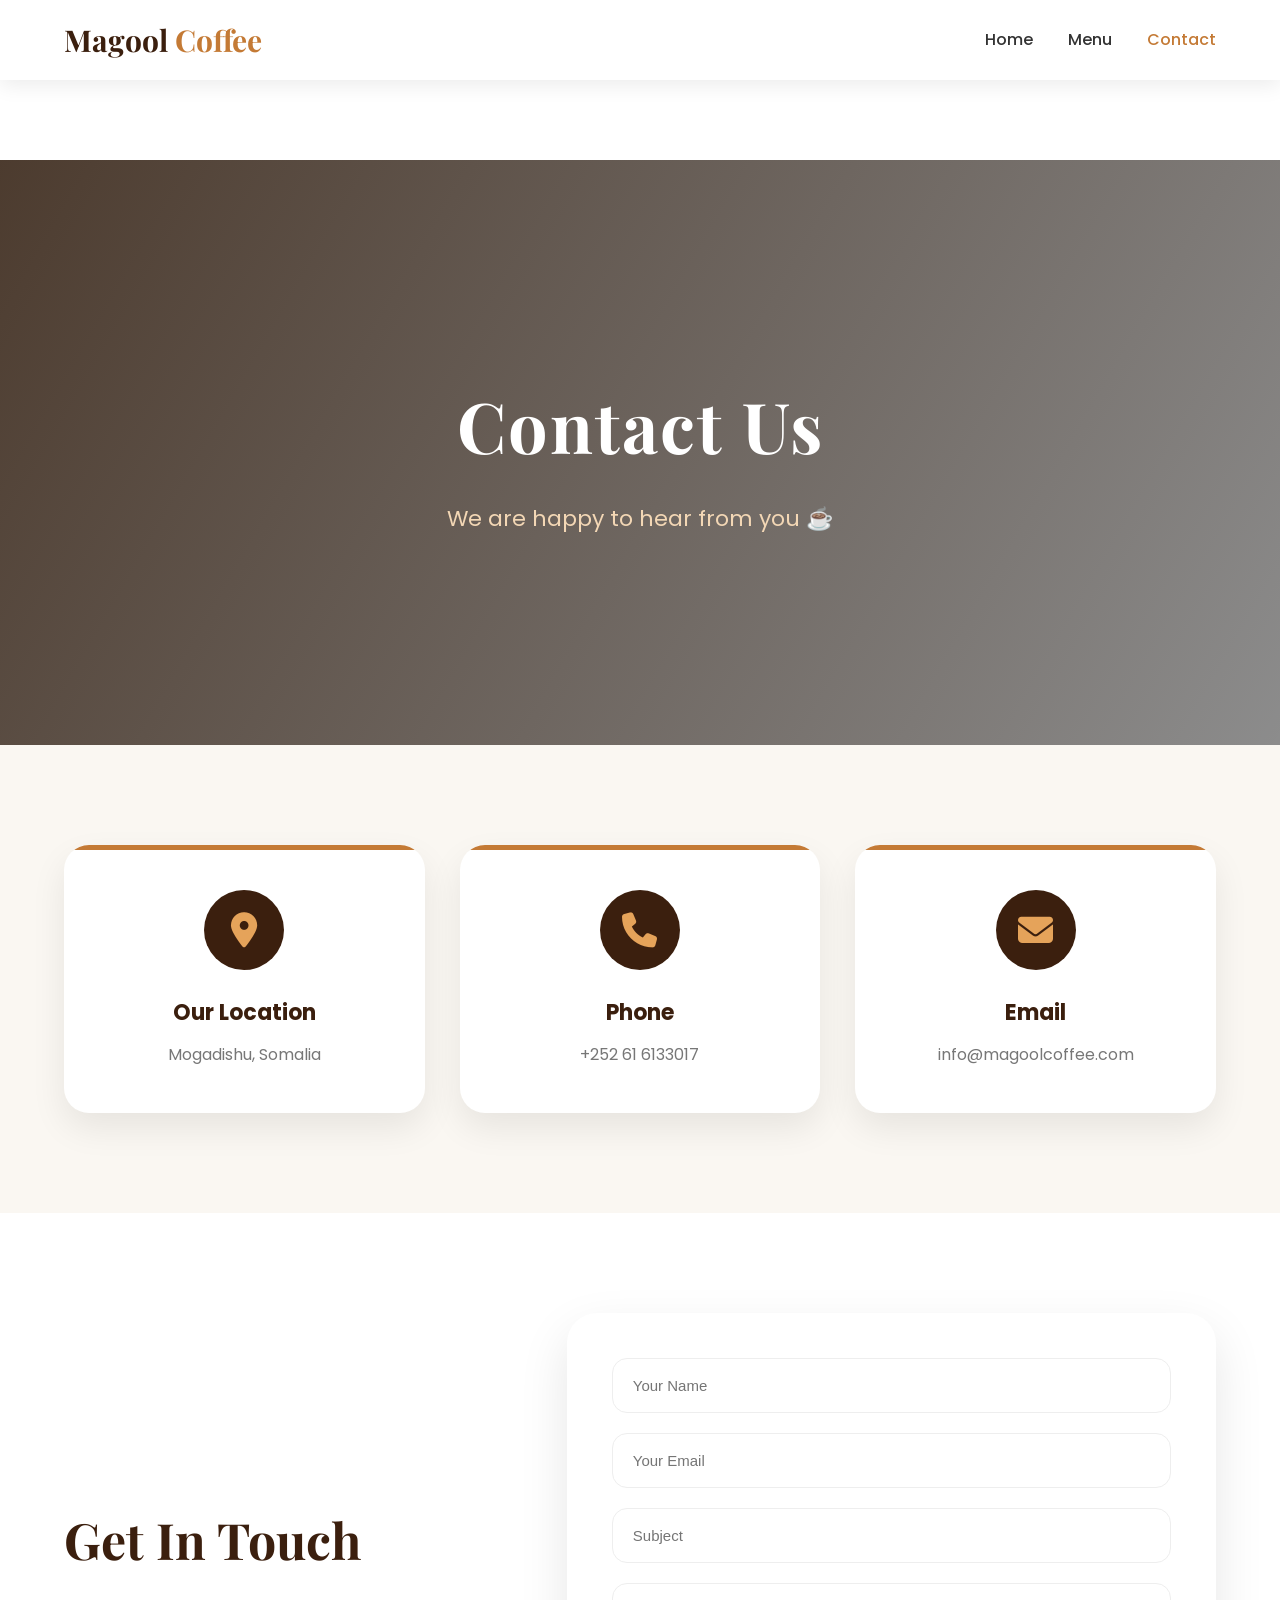
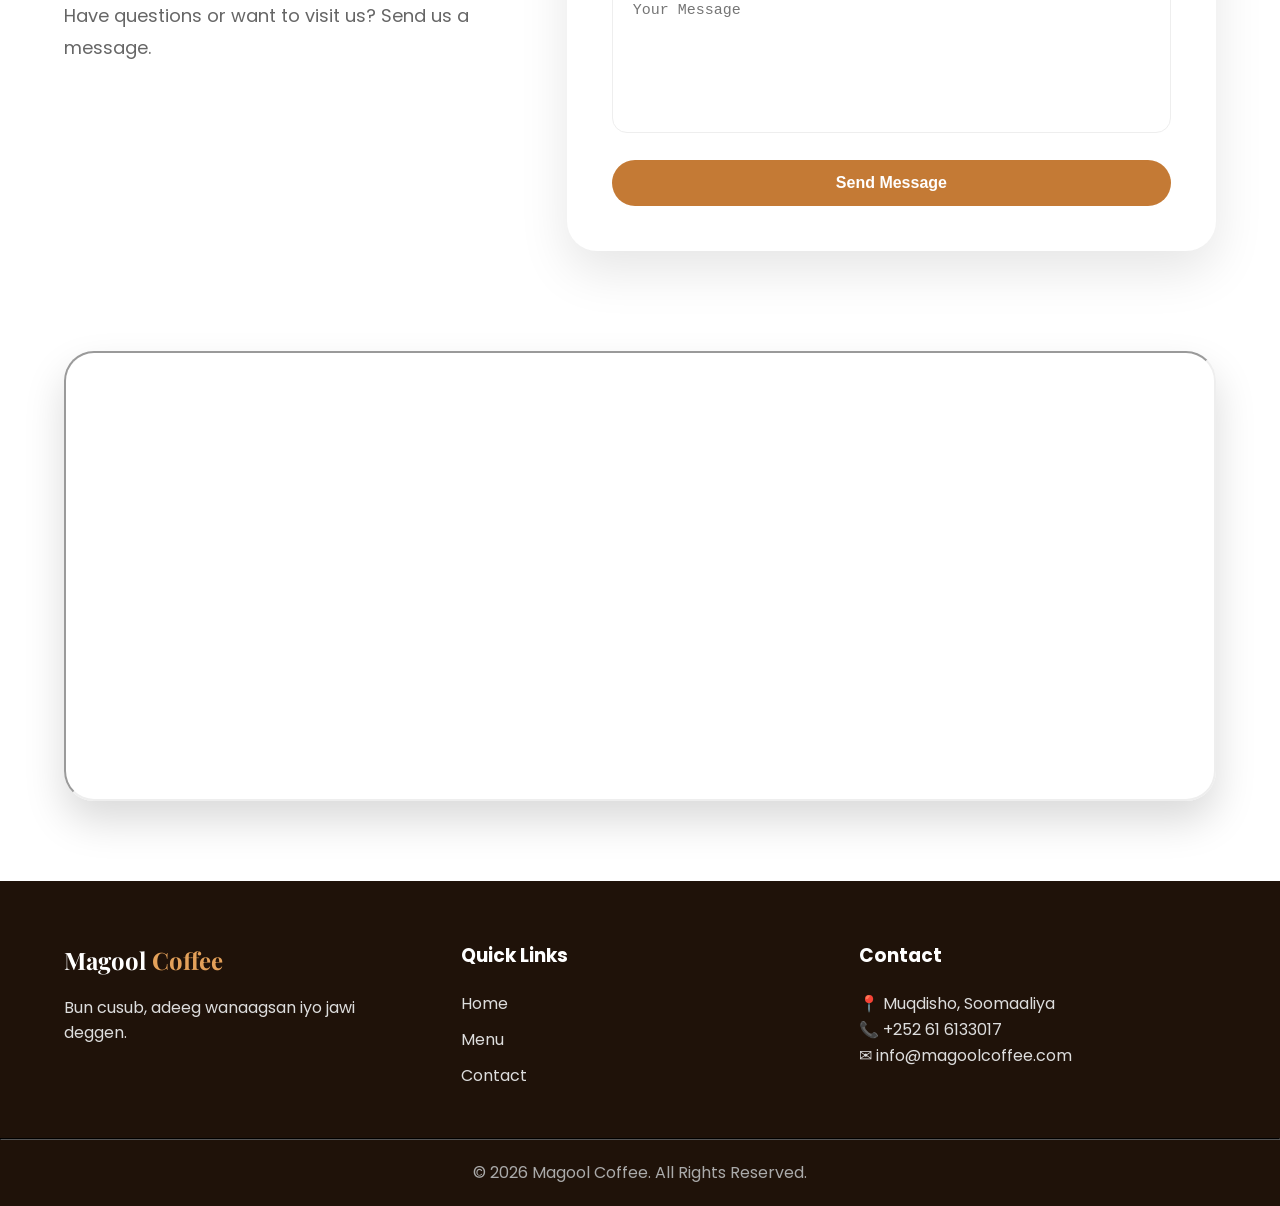
<file: contact.html>
<!DOCTYPE html>
<html lang="en">

<head>

<meta charset="UTF-8">
<meta name="viewport" content="width=device-width, initial-scale=1.0">

<title>Magool Coffee | Contact</title>


<!-- Google Fonts -->

<link rel="preconnect" href="https://fonts.googleapis.com">

<link rel="preconnect" href="https://fonts.gstatic.com" crossorigin>

<link href="https://fonts.googleapis.com/css2?family=Poppins:wght@300;400;500;600;700&family=Playfair+Display:wght@600;700;800&display=swap" rel="stylesheet">


<!-- Font Awesome -->

<link rel="stylesheet"
href="https://cdnjs.cloudflare.com/ajax/libs/font-awesome/6.7.2/css/all.min.css">


<link rel="stylesheet" href="style.css">


</head>


<body>


<!-- HEADER -->

<header class="header">

<div class="container">


<a href="index.html" class="logo">

<h2>
Magool <span>Coffee</span>
</h2>

</a>


<nav>

<ul class="nav-links">

<li>
<a href="index.html">
Home
</a>
</li>


<li>
<a href="menu.html">
Menu
</a>
</li>


<li>
<a href="contact.html" class="active">
Contact
</a>
</li>


</ul>

</nav>



<div class="menu-icon">

<i class="fa-solid fa-bars"></i>

</div>


</div>

</header>






<!-- HERO -->


<section class="contact-hero">


<div>

<h1>
Contact Us
</h1>


<p>
We are happy to hear from you ☕
</p>


</div>


</section>






<!-- CONTACT INFO -->


<section class="contact-info">


<div class="container contact-box">



<div class="info-card">


<i class="fa-solid fa-location-dot"></i>


<h3>
Our Location
</h3>


<p>
Mogadishu, Somalia
</p>


</div>





<div class="info-card">


<i class="fa-solid fa-phone"></i>


<h3>
Phone
</h3>


<p>
+252 61 6133017
</p>


</div>





<div class="info-card">


<i class="fa-solid fa-envelope"></i>


<h3>
Email
</h3>


<p>
info@magoolcoffee.com
</p>


</div>




</div>


</section>








<!-- CONTACT FORM -->


<section class="contact-section">


<div class="container contact-container">



<div class="contact-text">


<h2>
Get In Touch
</h2>


<p>

Have questions or want to visit us?
Send us a message.

</p>


</div>





<form class="contact-form">


<input 
type="text"
placeholder="Your Name"
required>



<input 
type="email"
placeholder="Your Email"
required>



<input 
type="text"
placeholder="Subject"
required>



<textarea
rows="6"
placeholder="Your Message">
</textarea>



<button class="btn">

Send Message

</button>


</form>




</div>


</section>






<!-- MAP -->


<section class="map">


<iframe

src="https://maps.google.com/maps?q=Mogadishu&t=&z=13&ie=UTF8&iwloc=&output=embed"

loading="lazy">

</iframe>


</section>








<footer class="footer">


<div class="container footer-container">


<div class="footer-logo">

<h2>
Magool <span>Coffee</span>
</h2>


<p>
Bun cusub, adeeg wanaagsan iyo jawi deggen.
</p>


</div>



<div class="footer-links">

<h3>
Quick Links
</h3>


<a href="index.html">
Home
</a>


<a href="menu.html">
Menu
</a>


<a href="contact.html">
Contact
</a>


</div>




<div class="footer-contact">


<h3>
Contact
</h3>


<p>
📍 Muqdisho, Soomaaliya
</p>


<p>
📞 +252 61 6133017
</p>


<p>
✉ info@magoolcoffee.com
</p>


</div>


</div>



<hr>


<p class="copyright">

© 2026 Magool Coffee. All Rights Reserved.

</p>


</footer>



<script src="js.js"></script>


</body>
</html>
</file>
<file: style.css>
*{
    margin:0;
    padding:0;
    box-sizing:border-box;
}

html{
    scroll-behavior:smooth;
}

body{
    font-family:'Poppins',sans-serif;
    color:#333;
    line-height:1.6;
}

img{
    width:100%;
    display:block;
}

a{
    text-decoration:none;
    color:inherit;
}

ul{
    list-style:none;
}

.container{
    width:90%;
    max-width:1200px;
    margin:auto;
}




.header{
    position:fixed;
    top:0;
    left:0;
    width:100%;
    background:#fff;
    z-index:1000;
    box-shadow:0 2px 10px rgba(0,0,0,.1);
}


.header .container{
    display:flex;
    justify-content:space-between;
    align-items:center;
    height:80px;
}


.logo h2{
    font-family:'Playfair Display',serif;
    font-size:30px;
    color:#3b1f0e;
}


.logo span{
    color:#c47a35;
}



.nav-links{
    display:flex;
    gap:35px;
}


.nav-links a{
    font-weight:500;
    transition:.3s;
}


.nav-links a:hover,
.nav-links .active{
    color:#c47a35;
}



.menu-icon{
    display:none;
    font-size:25px;
    cursor:pointer;
}








.hero{

    height:100vh;
    background:
    url("https://images.unsplash.com/photo-1509042239860-f550ce710b93")
    center/cover no-repeat;

    position:relative;

    display:flex;
    align-items:center;
}


.overlay{

    position:absolute;
    inset:0;

    background:
    rgba(0,0,0,.55);

}



.hero-content{

    position:relative;
    color:white;
    width:90%;
    max-width:1200px;
    margin:auto;

}



.subtitle{

    font-size:18px;
    margin-bottom:20px;

}



.hero h1{

    font-family:'Playfair Display',serif;
    font-size:65px;
    line-height:1.2;

}


.hero h1 span{

    color:#e4a15a;

}



.hero-buttons{

    display:flex;
    gap:20px;
    margin-top:35px;

}



.btn{

    display:inline-block;
    padding:14px 30px;
    background:#c47a35;
    color:white;
    border-radius:30px;
    font-weight:600;
    transition:.3s;

}


.btn:hover{

    background:#8d4e18;
    transform:translateY(-3px);

}



.btn-outline{

    background:transparent;
    border:2px solid white;

}


.btn-outline:hover{

    background:white;
    color:#333;

}







.about{

    padding:100px 0;

}



.about-container{

    display:grid;
    grid-template-columns:1fr 1fr;
    gap:50px;
    align-items:center;

}



.about-image img{

    height:500px;
    object-fit:cover;
    border-radius:20px;

}



.section-subtitle{

    color:#c47a35;
    font-weight:600;
    margin-bottom:15px;

}



.about-content h2{

    font-family:'Playfair Display',serif;
    font-size:40px;
    margin-bottom:20px;
    color:#3b1f0e;

}



.about-content p{

    margin-bottom:20px;
    color:#555;

}

/* =========================
   WHY CHOOSE US
========================= */

.why-us{

    padding:100px 0;
    background:#faf7f3;

}


.section-title{

    text-align:center;
    font-family:'Playfair Display',serif;
    font-size:40px;
    color:#3b1f0e;
    margin-bottom:50px;

}



.why-container{

    display:grid;
    grid-template-columns:repeat(4,1fr);
    gap:25px;

}



.why-card{

    background:white;
    padding:35px 25px;
    text-align:center;
    border-radius:15px;
    box-shadow:0 10px 25px rgba(0,0,0,.08);
    transition:.3s;

}



.why-card:hover{

    transform:translateY(-10px);

}



.why-card i{

    font-size:40px;
    color:#c47a35;
    margin-bottom:20px;

}



.why-card h3{

    margin-bottom:15px;
    color:#3b1f0e;

}



.why-card p{

    color:#666;

}







.popular-coffee{

    padding:100px 0;

}



.coffee-container{

    display:grid;
    grid-template-columns:repeat(3,1fr);
    gap:30px;

}



.coffee-card{

    background:white;
    border-radius:20px;
    overflow:hidden;
    box-shadow:0 10px 25px rgba(0,0,0,.1);
    transition:.3s;

}



.coffee-card:hover{

    transform:translateY(-8px);

}



.coffee-card img{

    height:260px;
    object-fit:cover;

}



.coffee-content{

    padding:25px;

}



.coffee-content h3{

    font-size:25px;
    color:#3b1f0e;
    margin-bottom:10px;

}



.coffee-content p{

    color:#666;
    margin-bottom:20px;

}



.coffee-price{

    display:flex;
    justify-content:space-between;
    align-items:center;

}



.coffee-price span{

    font-size:22px;
    color:#c47a35;
    font-weight:700;

}



.coffee-btn{

    background:#3b1f0e;
    color:white;
    padding:8px 18px;
    border-radius:20px;
    font-size:14px;

}



.coffee-btn:hover{

    background:#c47a35;

}








.statistics{

    padding:70px 0;
    background:#3b1f0e;
    color:white;

}



.statistics .container{

    display:grid;
    grid-template-columns:repeat(4,1fr);
    gap:30px;
    text-align:center;

}



.stat-box i{

    font-size:40px;
    color:#e4a15a;
    margin-bottom:15px;

}



.stat-box h2{

    font-size:40px;

}



.stat-box p{

    color:#ddd;

}









.cta{

    padding:100px 20px;
    text-align:center;

    background:
    linear-gradient(
    rgba(0,0,0,.65),
    rgba(0,0,0,.65)
    ),
    url("https://images.unsplash.com/photo-1495474472287-4d71bcdd2085")
    center/cover;

    color:white;

}



.cta h2{

    font-family:'Playfair Display',serif;
    font-size:45px;
    margin-bottom:20px;

}



.cta p{

    max-width:700px;
    margin:0 auto 30px;

}








.coffee-day{

    padding:100px 0;
    text-align:center;
    background:#faf7f3;

}


.coffee-day h2{

    font-family:'Playfair Display',serif;
    font-size:40px;
    color:#3b1f0e;
    margin-bottom:40px;

}



.coffee-day-card{

    max-width:400px;
    margin:auto;
    background:white;
    padding:30px;
    border-radius:20px;
    box-shadow:0 10px 25px rgba(0,0,0,.1);

}



.coffee-day-card img{

    height:300px;
    object-fit:cover;
    border-radius:15px;
    margin-bottom:20px;

}



.coffee-day-card h3{

    font-size:28px;
    color:#3b1f0e;

}



.coffee-day-card p{

    font-size:22px;
    color:#c47a35;
    margin:15px;

}







.footer{

    background:#1f1209;
    color:white;
    padding:60px 0 20px;

}



.footer-container{

    display:grid;
    grid-template-columns:repeat(3,1fr);
    gap:40px;

}



.footer h2{

    font-family:'Playfair Display',serif;
    margin-bottom:15px;

}



.footer span{

    color:#e4a15a;

}



.footer h3{

    margin-bottom:20px;

}



.footer-links a{

    display:block;
    margin-bottom:10px;
    color:#ddd;

}



.footer-contact p,
.footer-logo p{

    color:#ddd;

}



.footer hr{

    margin:40px 0 20px;
    border-color:#555;

}



.copyright{

    text-align:center;
    color:#aaa;

}


/* ==========================================
   HOME PAGE + STICKY NAVBAR RESPONSIVE
========================================== */


/* =========================
   STICKY HEADER
========================= */

.header{

    position:fixed;

    top:0;

    left:0;

    width:100%;

    z-index:9999;

    background:#fff;

    box-shadow:0 5px 20px rgba(0,0,0,0.08);

}


/* Space for fixed header */

body{

    padding-top:80px;

}



/* =========================
   HERO SECTION
========================= */


.hero{

    min-height:90vh;

    display:flex;

    align-items:center;

}



.hero-content{

    max-width:700px;

}



.hero-content h1{

    font-size:65px;

}




.hero-buttons{

    display:flex;

    gap:20px;

}




/* =========================
   ABOUT SECTION
========================= */


.about-container{


display:grid;

grid-template-columns:1fr 1fr;

align-items:center;

gap:50px;


}



.about-image img{


width:100%;

border-radius:20px;


}



.about-content h2{


font-size:40px;


}




/* =========================
   WHY US
========================= */


.why-container{


display:grid;

grid-template-columns:repeat(4,1fr);

gap:25px;


}



.why-card{


text-align:center;

padding:35px 20px;

border-radius:20px;

background:white;

box-shadow:0 10px 30px rgba(0,0,0,.08);


}




/* =========================
   COFFEE SECTION
========================= */


.coffee-container{


display:grid;

grid-template-columns:repeat(3,1fr);

gap:30px;


}



.coffee-card{


overflow:hidden;

border-radius:20px;

background:white;

box-shadow:0 10px 30px rgba(0,0,0,.08);


}



.coffee-card img{


width:100%;

height:280px;

object-fit:cover;


}




/* =========================
   STATISTICS
========================= */


.statistics .container{


display:grid;

grid-template-columns:repeat(4,1fr);

gap:25px;


}



.stat-box{


text-align:center;

padding:30px;


}





/* =========================
   FOOTER
========================= */


.footer-container{


display:grid;

grid-template-columns:repeat(3,1fr);

gap:40px;


}







/* =====================================
          TABLET RESPONSIVE
===================================== */


@media(max-width:1000px){



.hero-content h1{


font-size:50px;


}



.about-container{


grid-template-columns:1fr;


text-align:center;


}



.why-container{


grid-template-columns:repeat(2,1fr);


}



.coffee-container{


grid-template-columns:repeat(2,1fr);


}



.statistics .container{


grid-template-columns:repeat(2,1fr);


}




.footer-container{


grid-template-columns:repeat(2,1fr);


}



}









/* =====================================
          MOBILE RESPONSIVE
===================================== */


@media(max-width:600px){



body{

padding-top:70px;

}




/* HERO */


.hero{


min-height:75vh;

text-align:center;


}



.hero-content h1{


font-size:32px;


}



.hero-content .subtitle{


font-size:14px;


}



.hero-buttons{


flex-direction:column;


padding:0 20px;


}



.hero-buttons .btn{


width:100%;


}




/* ABOUT */


.about{


padding:50px 0;


}



.about-content h2{


font-size:28px;


}



.about-content p{


font-size:14px;


}





/* WHY */


.why-container{


grid-template-columns:1fr;


}





/* COFFEE */


.coffee-container{


grid-template-columns:1fr;


}



.coffee-card img{


height:230px;


}




/* STAT */


.statistics .container{


grid-template-columns:1fr;


}




.stat-box h2{


font-size:35px;


}





/* CTA */


.cta{


text-align:center;

padding:50px 20px;


}



.cta h2{


font-size:28px;


}




/* FOOTER */


.footer-container{


grid-template-columns:1fr;

text-align:center;


}



}





/* =========================
   MENU PAGE HERO
========================= */


.page-qaybta{

    height:60vh;

    background:
    linear-gradient(
        rgba(0,0,0,.55),
        rgba(0,0,0,.55)
    ),
    url("https://images.unsplash.com/photo-1447933601403-0c6688de566e")
    center/cover no-repeat;


    display:flex;
    align-items:center;
    justify-content:center;

    text-align:center;

    margin-top:80px;

}



.qaybta-dhexe{

    color:white;

    animation:fadeUp .8s ease;

}



.qaybta-dhexe h1{

    font-family:'Playfair Display',serif;

    font-size:60px;

    margin-bottom:15px;

}



.qaybta-dhexe p{

    font-size:20px;

    letter-spacing:1px;

    color:#eee;

}




/* =========================
   SEARCH & FILTER
========================= */


.menu-search{

    padding:60px 0;

    background:#faf7f3;

}



.menu-search .container{

    display:flex;

    flex-direction:column;

    align-items:center;

}



#searchInput{


    width:100%;

    max-width:600px;

    padding:18px 25px;


    border:none;

    outline:none;


    border-radius:40px;


    font-size:16px;


    background:white;


    box-shadow:
    0 8px 25px rgba(0,0,0,.1);


    transition:.3s;


}




#searchInput:focus{


    box-shadow:
    0 0 0 3px rgba(196,122,53,.3);


}




.filter-buttons{


    display:flex;

    justify-content:center;

    flex-wrap:wrap;


    gap:15px;


    margin-top:35px;


}





.filter-btn{


    padding:12px 30px;


    border:none;


    border-radius:30px;


    cursor:pointer;


    background:white;


    color:#3b1f0e;


    font-size:16px;


    font-weight:500;


    box-shadow:
    0 5px 15px rgba(0,0,0,.08);


    transition:.3s;


}





.filter-btn:hover{


    background:#c47a35;

    color:white;


    transform:translateY(-3px);


}





.filter-btn.active{


    background:#c47a35;


    color:white;


}





/* =========================
   ANIMATION
========================= */


@keyframes fadeUp{


from{

    opacity:0;

    transform:translateY(40px);

}


to{

    opacity:1;

    transform:translateY(0);

}


}






/* =========================
   TABLET
========================= */


@media(max-width:768px){



.page-qaybta{


    height:50vh;


}



.qaybta-dhexe h1{


    font-size:42px;


}



.qaybta-dhexe p{


    font-size:16px;


}



.menu-search{


    padding:40px 0;


}



.filter-buttons{


    gap:10px;


}



.filter-btn{


    padding:10px 20px;


    font-size:14px;


}



}





/* =========================
   MOBILE
========================= */


@media(max-width:480px){



.page-qaybta{


    height:45vh;


    margin-top:70px;


}



.qaybta-dhexe h1{


    font-size:32px;


}



.qaybta-dhexe p{


    font-size:14px;


    padding:0 20px;


}




#searchInput{


    padding:15px 20px;

    font-size:14px;


}




.filter-buttons{


    display:grid;


    grid-template-columns:1fr 1fr;


    width:100%;


}




.filter-btn{


    width:100%;


}



}


/* =========================
   CONTACT HERO
========================= */


.contact-hero{

    height:60vh;

    margin-top:80px;

    background:
    linear-gradient(
        rgba(0,0,0,.55),
        rgba(0,0,0,.55)
    ),
    url("https://images.unsplash.com/photo-1495474472287-4d71bcdd2085")
    center/cover no-repeat;


    display:flex;

    justify-content:center;

    align-items:center;

    text-align:center;

    color:white;

}



.contact-hero h1{

    font-family:'Playfair Display',serif;

    font-size:60px;

    margin-bottom:15px;

}



.contact-hero p{

    font-size:20px;

}





/* =========================
   CONTACT INFO CARDS
========================= */


.contact-info{

    padding:80px 0;

    background:#faf7f3;

}



.contact-box{

    display:grid;

    grid-template-columns:repeat(3,1fr);

    gap:30px;

}



.info-card{

    background:white;

    padding:35px 25px;

    text-align:center;

    border-radius:20px;

    box-shadow:
    0 10px 25px rgba(0,0,0,.08);

    transition:.3s;

}



.info-card:hover{

    transform:translateY(-10px);

}



.info-card i{

    font-size:40px;

    color:#c47a35;

    margin-bottom:20px;

}



.info-card h3{

    color:#3b1f0e;

    margin-bottom:10px;

}



.info-card p{

    color:#666;

}







/* =========================
   MENU PAGE HERO
========================= */


.page-qaybta{

    height:60vh;

    background:
    linear-gradient(
        rgba(0,0,0,.55),
        rgba(0,0,0,.55)
    ),
    url("https://images.unsplash.com/photo-1447933601403-0c6688de566e")
    center/cover no-repeat;


    display:flex;
    align-items:center;
    justify-content:center;

    text-align:center;

    margin-top:80px;

}



.qaybta-dhexe{

    color:white;

    animation:fadeUp .8s ease;

}



.qaybta-dhexe h1{

    font-family:'Playfair Display',serif;

    font-size:60px;

    margin-bottom:15px;

}



.qaybta-dhexe p{

    font-size:20px;

    letter-spacing:1px;

    color:#eee;

}




/* =========================
   SEARCH & FILTER
========================= */


.menu-search{

    padding:60px 0;

    background:#faf7f3;

}



.menu-search .container{

    display:flex;

    flex-direction:column;

    align-items:center;

}



#searchInput{


    width:100%;

    max-width:600px;

    padding:18px 25px;


    border:none;

    outline:none;


    border-radius:40px;


    font-size:16px;


    background:white;


    box-shadow:
    0 8px 25px rgba(0,0,0,.1);


    transition:.3s;


}




#searchInput:focus{


    box-shadow:
    0 0 0 3px rgba(196,122,53,.3);


}




.filter-buttons{


    display:flex;

    justify-content:center;

    flex-wrap:wrap;


    gap:15px;


    margin-top:35px;


}





.filter-btn{


    padding:12px 30px;


    border:none;


    border-radius:30px;


    cursor:pointer;


    background:white;


    color:#3b1f0e;


    font-size:16px;


    font-weight:500;


    box-shadow:
    0 5px 15px rgba(0,0,0,.08);


    transition:.3s;


}





.filter-btn:hover{


    background:#c47a35;

    color:white;


    transform:translateY(-3px);


}





.filter-btn.active{


    background:#c47a35;


    color:white;


}





/* =========================
   ANIMATION
========================= */


@keyframes fadeUp{


from{

    opacity:0;

    transform:translateY(40px);

}


to{

    opacity:1;

    transform:translateY(0);

}


}






/* =========================
   TABLET
========================= */


@media(max-width:768px){



.page-qaybta{


    height:50vh;


}



.qaybta-dhexe h1{


    font-size:42px;


}



.qaybta-dhexe p{


    font-size:16px;


}



.menu-search{


    padding:40px 0;


}



.filter-buttons{


    gap:10px;


}



.filter-btn{


    padding:10px 20px;


    font-size:14px;


}



}





/* =========================
   MOBILE
========================= */


@media(max-width:480px){



.page-qaybta{


    height:45vh;


    margin-top:70px;


}



.qaybta-dhexe h1{


    font-size:32px;


}



.qaybta-dhexe p{


    font-size:14px;


    padding:0 20px;


}




#searchInput{


    padding:15px 20px;

    font-size:14px;


}




.filter-buttons{


    display:grid;


    grid-template-columns:1fr 1fr;


    width:100%;


}




.filter-btn{


    width:100%;


}



}
/* =================================
   CONTACT PAGE PREMIUM DESIGN
================================= */


/* HERO */

.contact-hero{

    height:65vh;
    margin-top:80px;

    background:
    linear-gradient(
        120deg,
        rgba(45,25,10,.85),
        rgba(0,0,0,.45)
    ),
    url("https://images.unsplash.com/photo-1501339847302-ac426a4a7cbb")
    center/cover no-repeat;


    display:flex;
    justify-content:center;
    align-items:center;

    text-align:center;
    color:white;

    position:relative;

}


.contact-hero h1{

    font-family:'Playfair Display',serif;

    font-size:70px;

    letter-spacing:2px;

    animation:slideDown .8s ease;

}



.contact-hero p{

    margin-top:20px;

    font-size:22px;

    color:#f3d7b5;

}





/* ANIMATION */


@keyframes slideDown{

from{

opacity:0;
transform:translateY(-40px);

}

to{

opacity:1;
transform:translateY(0);

}

}






/* ================================
 CONTACT INFORMATION
================================ */


.contact-info{

    padding:100px 0;

    background:#faf7f2;

}



.contact-box{

    display:grid;

    grid-template-columns:repeat(3,1fr);

    gap:35px;

}



.info-card{

    background:white;

    padding:45px 30px;

    text-align:center;

    border-radius:25px;


    box-shadow:
    0 15px 35px rgba(0,0,0,.08);


    transition:.4s;

    position:relative;

    overflow:hidden;

}



.info-card::before{

    content:"";

    position:absolute;

    width:100%;
    height:5px;

    top:0;
    left:0;

    background:#c47a35;

}



.info-card:hover{


    transform:
    translateY(-12px);


    box-shadow:
    0 25px 45px rgba(0,0,0,.15);


}



.info-card i{

    width:80px;
    height:80px;

    display:flex;

    align-items:center;
    justify-content:center;

    margin:auto;


    background:#3b1f0e;

    color:#e5a35a;

    border-radius:50%;


    font-size:35px;


    margin-bottom:25px;


}




.info-card h3{

    font-size:22px;

    color:#3b1f0e;

    margin-bottom:12px;


}



.info-card p{

    color:#777;

}







/* ================================
 CONTACT FORM AREA
================================ */


.contact-section{

    padding:100px 0;

}



.contact-container{


    display:grid;

    grid-template-columns: .8fr 1.2fr;

    gap:70px;

    align-items:center;


}




.contact-text h2{


    font-family:'Playfair Display',serif;

    font-size:50px;

    color:#3b1f0e;

}



.contact-text p{

    margin-top:20px;

    color:#666;

    font-size:18px;

    line-height:1.8;

}






/* FORM */


.contact-form{


    background:white;


    padding:45px;


    border-radius:30px;


    box-shadow:

    0 20px 50px rgba(0,0,0,.1);


}



.contact-form input,
.contact-form textarea{


    width:100%;


    padding:18px 20px;


    margin-bottom:20px;


    border:1px solid #eee;


    border-radius:15px;


    outline:none;


    font-size:15px;


    transition:.3s;


}



.contact-form textarea{

    height:150px;

    resize:none;

}




.contact-form input:focus,
.contact-form textarea:focus{


    border-color:#c47a35;


    box-shadow:

    0 0 0 4px rgba(196,122,53,.15);


}




.contact-form .btn{


    width:100%;

    border:none;

    cursor:pointer;

    font-size:16px;

}





/* ================================
 MAP
================================ */


.map{

    padding:0 0 80px;

}



.map iframe{


    width:90%;

    height:450px;

    display:block;

    margin:auto;


    border-radius:30px;


    box-shadow:

    0 20px 40px rgba(0,0,0,.15);


}







/* ================================
 MOBILE RESPONSIVE
================================ */



@media(max-width:900px){



.contact-box{


grid-template-columns:1fr;


}



.contact-container{


grid-template-columns:1fr;


}



.contact-hero h1{


font-size:50px;


}


}




@media(max-width:600px){



.contact-hero{


height:50vh;


}



.contact-hero h1{


font-size:38px;


}



.contact-hero p{


font-size:16px;


}




.contact-info{


padding:60px 0;


}




.contact-text h2{


font-size:35px;


}



.contact-form{


padding:25px;


}



.map iframe{


height:300px;

width:95%;


}


}
/* VALIDATION STYLE */


.error-text{

color:red;

font-size:13px;

display:block;

margin-top:-15px;

margin-bottom:15px;

}



.error-input{

border:1px solid red !important;

}



.success-message{

background:#198754;

color:white;

padding:15px;

border-radius:10px;

margin-bottom:20px;

text-align:center;

}
</file>
